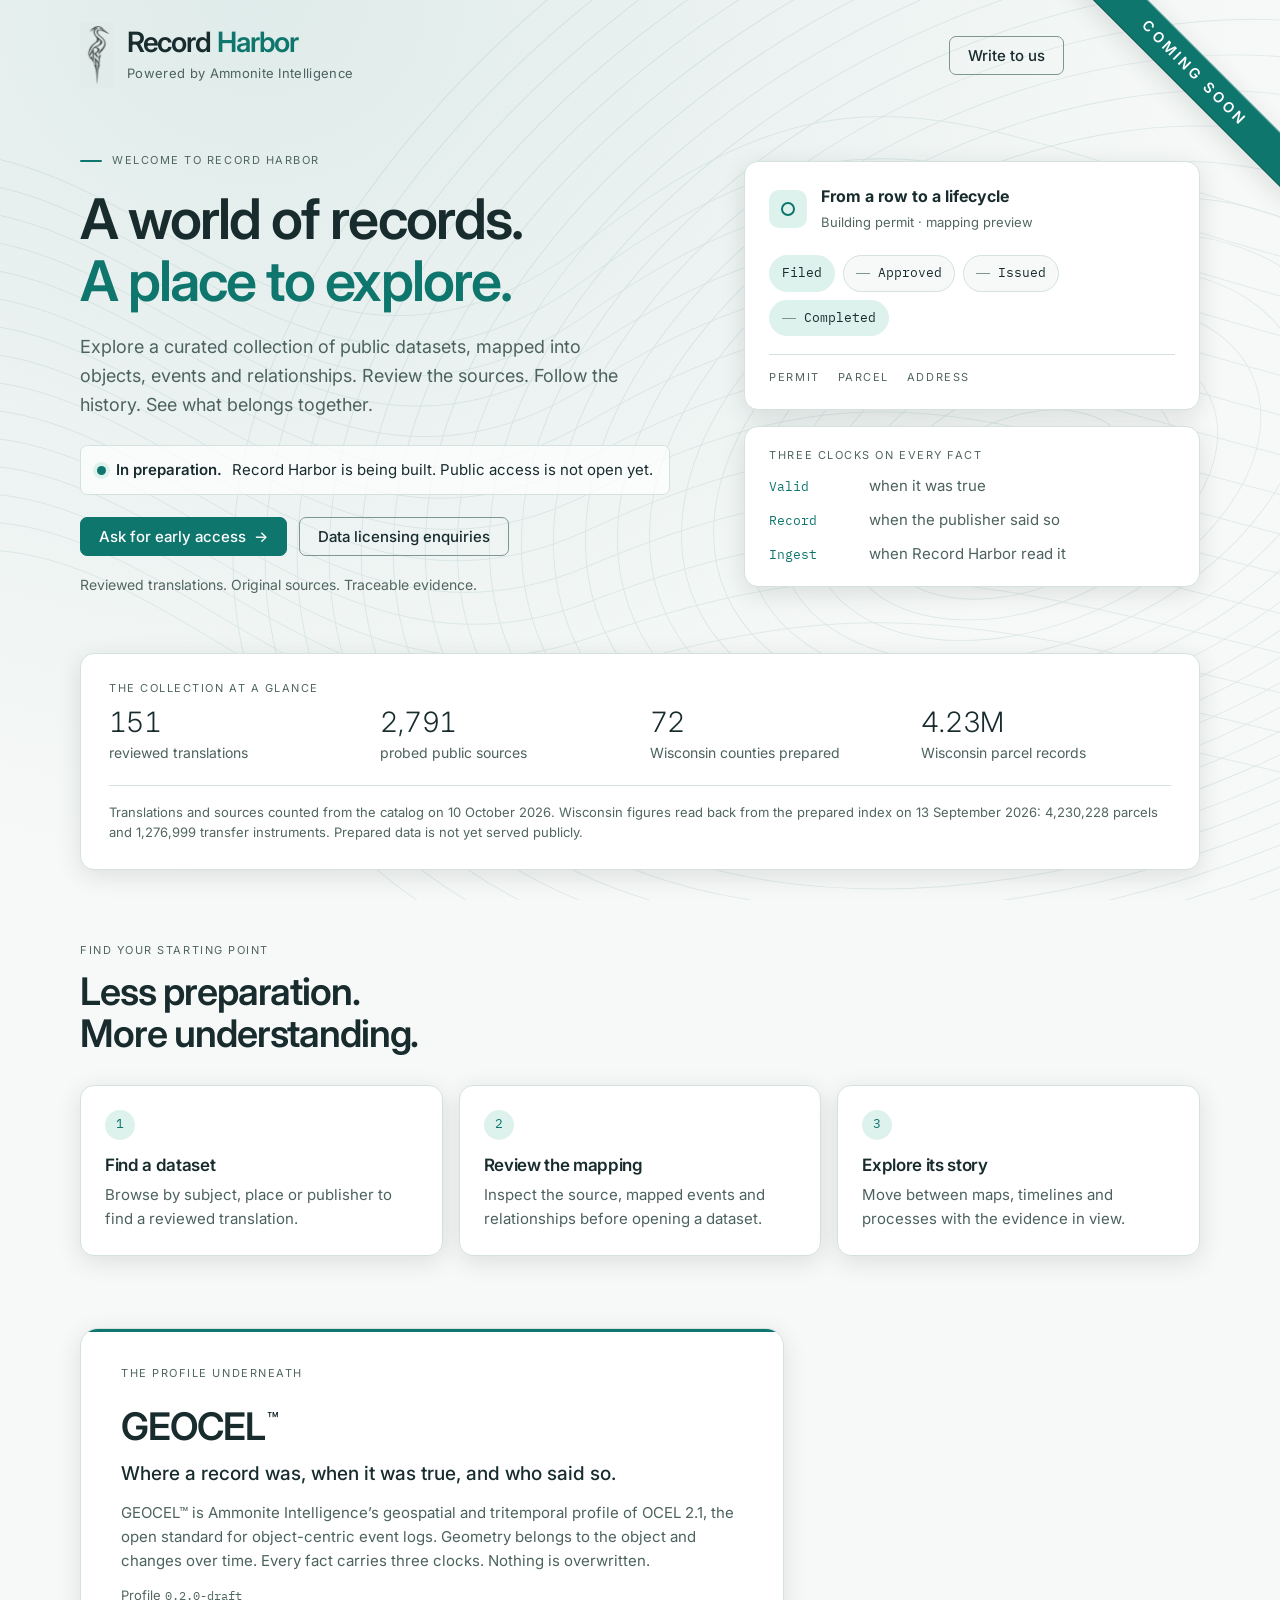
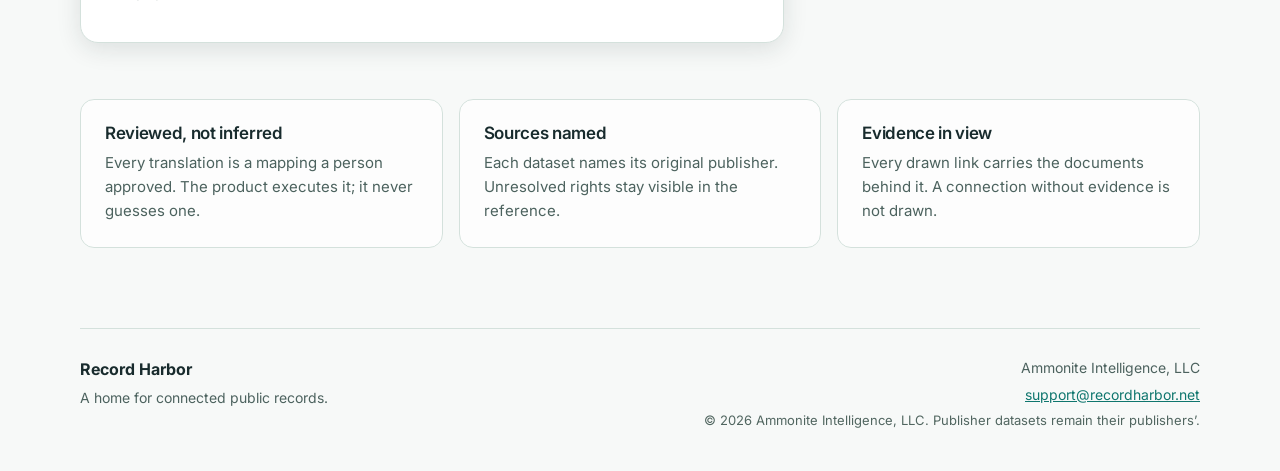
<file: index.html>
<!doctype html>
<html lang="en">
  <head>
    <meta charset="utf-8" />
    <meta name="viewport" content="width=device-width, initial-scale=1" />
    <title>Record Harbor — A world of records. A place to explore.</title>
    <meta
      name="description"
      content="Record Harbor is a curated collection of public datasets, mapped into objects, events and relationships. By Ammonite Intelligence, LLC. Opening soon."
    />
    <meta name="theme-color" content="#102326" />
    <link rel="canonical" href="https://recordharbor.net/" />
    <meta property="og:type" content="website" />
    <meta property="og:site_name" content="Record Harbor" />
    <meta property="og:title" content="Record Harbor — A world of records. A place to explore." />
    <meta
      property="og:description"
      content="A curated collection of public datasets, mapped into objects, events and relationships. Review the sources. Follow the history. See what belongs together."
    />
    <meta property="og:url" content="https://recordharbor.net/" />
    <meta property="og:image" content="https://recordharbor.net/brand/PRN-Heron.png" />
    <meta name="twitter:card" content="summary" />
    <link rel="icon" type="image/png" href="/brand/PRN-Heron.png" />
    <link rel="apple-touch-icon" href="/brand/PRN-Heron.png" />
    <link rel="preconnect" href="https://fonts.googleapis.com" />
    <link rel="preconnect" href="https://fonts.gstatic.com" crossorigin />
    <link
      href="https://fonts.googleapis.com/css2?family=Inter:wght@300;400;500;600&family=IBM+Plex+Mono:wght@400;500&display=swap"
      rel="stylesheet"
    />
    <link rel="stylesheet" href="/landing.css" />
    <script type="application/ld+json">
      {
        "@context": "https://schema.org",
        "@type": "Organization",
        "name": "Record Harbor",
        "legalName": "Ammonite Intelligence, LLC",
        "url": "https://recordharbor.net/",
        "logo": "https://recordharbor.net/brand/PRN-Heron.png",
        "email": "support@recordharbor.net",
        "description": "A curated collection of public datasets, mapped into objects, events and relationships."
      }
    </script>
  </head>
  <body>
    <div class="coming-soon" role="note" aria-label="Coming soon"><span>Coming Soon</span></div>
    <div class="contour-backdrop" aria-hidden="true">
      <svg viewBox="0 0 1600 1000" preserveAspectRatio="xMidYMid slice">
        <g fill="none" stroke="var(--highlight)" stroke-width="1"><ellipse cx="1189" cy="565" rx="44" ry="28" transform="rotate(-24 1200 520)"/><ellipse cx="1198" cy="560" rx="88" ry="56" transform="rotate(-24 1200 520)"/><ellipse cx="1207" cy="555" rx="132" ry="84" transform="rotate(-24 1200 520)"/><ellipse cx="1216" cy="550" rx="176" ry="112" transform="rotate(-24 1200 520)"/><ellipse cx="1225" cy="545" rx="220" ry="140" transform="rotate(-24 1200 520)"/><ellipse cx="1234" cy="540" rx="264" ry="168" transform="rotate(-24 1200 520)"/><ellipse cx="1243" cy="535" rx="308" ry="196" transform="rotate(-24 1200 520)"/><ellipse cx="1252" cy="530" rx="352" ry="224" transform="rotate(-24 1200 520)"/><ellipse cx="1261" cy="525" rx="396" ry="252" transform="rotate(-24 1200 520)"/><ellipse cx="1270" cy="520" rx="440" ry="280" transform="rotate(-24 1200 520)"/><ellipse cx="1279" cy="515" rx="484" ry="308" transform="rotate(-24 1200 520)"/><ellipse cx="1288" cy="510" rx="528" ry="336" transform="rotate(-24 1200 520)"/><ellipse cx="1297" cy="505" rx="572" ry="364" transform="rotate(-24 1200 520)"/><ellipse cx="1306" cy="500" rx="616" ry="392" transform="rotate(-24 1200 520)"/><ellipse cx="1315" cy="495" rx="660" ry="420" transform="rotate(-24 1200 520)"/><ellipse cx="1324" cy="490" rx="704" ry="448" transform="rotate(-24 1200 520)"/><ellipse cx="1333" cy="485" rx="748" ry="476" transform="rotate(-24 1200 520)"/><ellipse cx="1342" cy="480" rx="792" ry="504" transform="rotate(-24 1200 520)"/><ellipse cx="1351" cy="475" rx="836" ry="532" transform="rotate(-24 1200 520)"/><ellipse cx="1360" cy="470" rx="880" ry="560" transform="rotate(-24 1200 520)"/><ellipse cx="1369" cy="465" rx="924" ry="588" transform="rotate(-24 1200 520)"/><ellipse cx="1378" cy="460" rx="968" ry="616" transform="rotate(-24 1200 520)"/><ellipse cx="1387" cy="455" rx="1012" ry="644" transform="rotate(-24 1200 520)"/><ellipse cx="1396" cy="450" rx="1056" ry="672" transform="rotate(-24 1200 520)"/><path d="M-200 275 C160 -70 360 565 740 270 S1200 220 1900 325"/><path d="M-200 310 C160 -40 360 590 740 310 S1200 260 1900 370"/><path d="M-200 345 C160 -10 360 615 740 350 S1200 300 1900 415"/><path d="M-200 380 C160 20 360 640 740 390 S1200 340 1900 460"/><path d="M-200 415 C160 50 360 665 740 430 S1200 380 1900 505"/><path d="M-200 450 C160 80 360 690 740 470 S1200 420 1900 550"/><path d="M-200 485 C160 110 360 715 740 510 S1200 460 1900 595"/><path d="M-200 520 C160 140 360 740 740 550 S1200 500 1900 640"/><path d="M-200 555 C160 170 360 765 740 590 S1200 540 1900 685"/><path d="M-200 590 C160 200 360 790 740 630 S1200 580 1900 730"/><path d="M-200 625 C160 230 360 815 740 670 S1200 620 1900 775"/><path d="M-200 660 C160 260 360 840 740 710 S1200 660 1900 820"/><path d="M-200 695 C160 290 360 865 740 750 S1200 700 1900 865"/><path d="M-200 730 C160 320 360 890 740 790 S1200 740 1900 910"/><path d="M-200 765 C160 350 360 915 740 830 S1200 780 1900 955"/></g>
      </svg>
    </div>

    <header class="site-header page-width">
      <a class="brand" href="/" aria-label="Record Harbor home">
        <img
          class="heron"
          src="/brand/PRN-Heron.png"
          alt=""
          width="1254"
          height="1254"
          draggable="false"
        />
        <span class="wordmark"
          ><strong>Record <span>Harbor</span></strong
          ><small>Powered by Ammonite Intelligence</small></span
        >
      </a>
      <nav class="header-nav" aria-label="Contact">
        <a class="btn ghost" href="mailto:support@recordharbor.net?subject=Record%20Harbor">Write to us</a>
      </nav>
    </header>

    <main id="main">
      <section class="hero page-width" aria-labelledby="hero-heading">
        <div class="hero-copy">
          <p class="kicker"><span></span>Welcome to Record Harbor</p>
          <h1 id="hero-heading">A world of records.<br /><em>A place to explore.</em></h1>
          <p class="lede">
            Explore a curated collection of public datasets, mapped into objects, events and
            relationships. Review the sources. Follow the history. See what belongs together.
          </p>
          <p class="status">
            <span class="status-dot" aria-hidden="true"></span>
            <strong>In preparation.</strong> Record Harbor is being built. Public access is not open
            yet.
          </p>
          <div class="actions">
            <a
              class="btn primary"
              href="mailto:support@recordharbor.net?subject=Record%20Harbor%20early%20access"
              >Ask for early access <span aria-hidden="true">→</span></a
            >
            <a
              class="btn ghost"
              href="mailto:support@recordharbor.net?subject=Record%20Harbor%20data%20licensing"
              >Data licensing enquiries</a
            >
          </div>
          <p class="note">Reviewed translations. Original sources. Traceable evidence.</p>
        </div>

        <div class="hero-visual" aria-label="How a record becomes a lifecycle">
          <div class="trace-card">
            <div class="trace-title">
              <span class="trace-icon" aria-hidden="true"></span>
              <div>
                <strong>From a row to a lifecycle</strong>
                <small>Building permit · mapping preview</small>
              </div>
            </div>
            <ol class="trace-steps">
              <li>Filed</li>
              <li>Approved</li>
              <li>Issued</li>
              <li>Completed</li>
            </ol>
            <div class="trace-foot">
              <span>Permit</span><span>Parcel</span><span>Address</span>
            </div>
          </div>
          <div class="clock-card">
            <p class="section-label">Three clocks on every fact</p>
            <dl>
              <div><dt>Valid</dt><dd>when it was true</dd></div>
              <div><dt>Record</dt><dd>when the publisher said so</dd></div>
              <div><dt>Ingest</dt><dd>when Record Harbor read it</dd></div>
            </dl>
          </div>
        </div>
      </section>

      <section class="stats page-width" aria-label="The collection at a glance">
        <p class="section-label">The collection at a glance</p>
        <ul class="stat-row">
          <li>
            <strong class="stat-value">151</strong>
            <span>reviewed translations</span>
          </li>
          <li>
            <strong class="stat-value">2,791</strong>
            <span>probed public sources</span>
          </li>
          <li>
            <strong class="stat-value">72</strong>
            <span>Wisconsin counties prepared</span>
          </li>
          <li>
            <strong class="stat-value">4.23M</strong>
            <span>Wisconsin parcel records</span>
          </li>
        </ul>
        <p class="measured">
          Translations and sources counted from the catalog on 10 October 2026. Wisconsin figures
          read back from the prepared index on 13 September 2026: 4,230,228 parcels and 1,276,999
          transfer instruments. Prepared data is not yet served publicly.
        </p>
      </section>

      <section class="steps page-width" aria-labelledby="steps-heading">
        <div class="section-head">
          <p class="section-label">Find your starting point</p>
          <h2 id="steps-heading">Less preparation.<br />More understanding.</h2>
        </div>
        <ol class="step-list">
          <li>
            <span class="step-number" aria-hidden="true">1</span>
            <h3>Find a dataset</h3>
            <p>Browse by subject, place or publisher to find a reviewed translation.</p>
          </li>
          <li>
            <span class="step-number" aria-hidden="true">2</span>
            <h3>Review the mapping</h3>
            <p>Inspect the source, mapped events and relationships before opening a dataset.</p>
          </li>
          <li>
            <span class="step-number" aria-hidden="true">3</span>
            <h3>Explore its story</h3>
            <p>Move between maps, timelines and processes with the evidence in view.</p>
          </li>
        </ol>
      </section>

      <section class="geocel page-width" aria-labelledby="geocel-heading">
        <div class="geocel-card">
          <p class="section-label">The profile underneath</p>
          <h2 id="geocel-heading">GEOCEL<sup class="tm">™</sup></h2>
          <p class="tagline">Where a record was, when it was true, and who said so.</p>
          <p>
            GEOCEL™ is Ammonite Intelligence’s geospatial and tritemporal profile of OCEL 2.1, the
            open standard for object-centric event logs. Geometry belongs to the object and changes
            over time. Every fact carries three clocks. Nothing is overwritten.
          </p>
          <p class="version">Profile <code>0.2.0-draft</code></p>
        </div>
      </section>

      <section class="promises page-width" aria-labelledby="promises-heading">
        <h2 id="promises-heading" class="sr-only">What Record Harbor keeps to</h2>
        <ul class="promise-list">
          <li>
            <h3>Reviewed, not inferred</h3>
            <p>Every translation is a mapping a person approved. The product executes it; it never guesses one.</p>
          </li>
          <li>
            <h3>Sources named</h3>
            <p>Each dataset names its original publisher. Unresolved rights stay visible in the reference.</p>
          </li>
          <li>
            <h3>Evidence in view</h3>
            <p>Every drawn link carries the documents behind it. A connection without evidence is not drawn.</p>
          </li>
        </ul>
      </section>
    </main>

    <footer class="site-footer page-width">
      <div>
        <strong>Record Harbor</strong>
        <p>A home for connected public records.</p>
      </div>
      <div class="footer-end">
        <span>Ammonite Intelligence, LLC</span>
        <a href="mailto:support@recordharbor.net">support@recordharbor.net</a>
        <small>© 2026 Ammonite Intelligence, LLC. Publisher datasets remain their publishers’.</small>
      </div>
    </footer>
  </body>
</html>
</file>
<file: landing.css>
/* Record Harbor landing page. Deep teal + ink, the tokens of src/styles/tokens.css,
   restated here so the page stands alone with no build step. Dark is the default;
   the light theme follows the visitor's system setting or data-theme="light". */

:root {
  --bg: #102326;
  --bg-elevated: #182b2d;
  --surface: #203638;
  --border: #31494b;
  --border-strong: #557274;
  --text: #eef6f3;
  --text-muted: #b9ceca;
  --text-faint: #a6bfba;
  --accent: #73d6c3;
  --accent-dim: #285b54;
  --highlight: #ddf2ed;
  --landscape: #0c4544;
  --contour-opacity: 0.085;
  --on-accent: #131416;
  --radius: 14px;
  --radius-sm: 7px;
  --radius-lg: 18px;
  --shadow: 0 6px 24px rgba(0, 0, 0, 0.35);
  --font: 'Inter', -apple-system, BlinkMacSystemFont, 'Segoe UI', Roboto, Helvetica, Arial, sans-serif;
  --mono: 'IBM Plex Mono', ui-monospace, SFMono-Regular, 'SF Mono', Menlo, Consolas, monospace;
  color-scheme: dark;
}

@media (prefers-color-scheme: light) {
  :root:not([data-theme='dark']) {
    --bg: #f7f9f8;
    --bg-elevated: #f7f9f8;
    --surface: #ffffff;
    --border: #d4e1dc;
    --border-strong: #7d9690;
    --text: #182b2d;
    --text-muted: #4c625e;
    --text-faint: #516660;
    --accent: #0f766e;
    --accent-dim: #ddf2ed;
    --landscape: #0f625e;
    --contour-opacity: 0.1;
    --on-accent: #ffffff;
    --shadow: 0 6px 24px rgba(24, 43, 45, 0.12);
    color-scheme: light;
  }
}
:root[data-theme='light'] {
  --bg: #f7f9f8;
  --bg-elevated: #f7f9f8;
  --surface: #ffffff;
  --border: #d4e1dc;
  --border-strong: #7d9690;
  --text: #182b2d;
  --text-muted: #4c625e;
  --text-faint: #516660;
  --accent: #0f766e;
  --accent-dim: #ddf2ed;
  --landscape: #0f625e;
  --contour-opacity: 0.1;
  --on-accent: #ffffff;
  --shadow: 0 6px 24px rgba(24, 43, 45, 0.12);
  color-scheme: light;
}

*,
*::before,
*::after {
  box-sizing: border-box;
}
html {
  -webkit-text-size-adjust: 100%;
}
body {
  margin: 0;
  min-height: 100vh;
  background: var(--bg);
  color: var(--text);
  font: 400 0.9375rem/1.6 var(--font);
  -webkit-font-smoothing: antialiased;
}
a {
  color: var(--accent);
}
a:focus-visible,
button:focus-visible {
  outline: 2px solid var(--accent);
  outline-offset: 3px;
  border-radius: var(--radius-sm);
}
h1,
h2,
h3 {
  margin: 0;
  letter-spacing: -0.02em;
  line-height: 1.12;
  font-weight: 600;
}
p {
  margin: 0;
}
code {
  font-family: var(--mono);
  font-size: 0.9em;
}
.sr-only {
  position: absolute;
  width: 1px;
  height: 1px;
  overflow: hidden;
  clip: rect(0 0 0 0);
  white-space: nowrap;
}

/* The fixed, unanimated contour backdrop; framed panels scroll over it. */
.contour-backdrop {
  position: fixed;
  inset: 0;
  pointer-events: none;
  z-index: -1;
  overflow: hidden;
  background:
    radial-gradient(ellipse at 20% 0%, rgb(28 145 130 / 24%), transparent 70%), var(--landscape);
}
.contour-backdrop svg {
  width: 100%;
  height: 100%;
  opacity: var(--contour-opacity);
}
@media (prefers-color-scheme: light) {
  :root:not([data-theme='dark']) .contour-backdrop {
    background:
      radial-gradient(ellipse at 20% 0%, rgb(15 118 110 / 10%), transparent 70%), var(--bg);
  }
  :root:not([data-theme='dark']) .contour-backdrop svg {
    stroke: var(--landscape);
  }
  :root:not([data-theme='dark']) .contour-backdrop g {
    stroke: var(--landscape);
  }
}
:root[data-theme='light'] .contour-backdrop {
  background:
    radial-gradient(ellipse at 20% 0%, rgb(15 118 110 / 10%), transparent 70%), var(--bg);
}
:root[data-theme='light'] .contour-backdrop g {
  stroke: var(--landscape);
}

.page-width {
  width: min(1120px, 100% - 32px);
  margin-inline: auto;
}

/* Header: the heron mark, framed at half its height, beside the wordmark. */
.site-header {
  display: flex;
  align-items: center;
  justify-content: space-between;
  gap: 16px;
  padding: 22px 0 8px;
}
.brand {
  display: flex;
  align-items: center;
  gap: 14px;
  color: inherit;
  text-decoration: none;
}
.heron {
  display: block;
  flex: none;
  height: 4.125rem;
  width: 2.0625rem;
  object-fit: cover;
  object-position: center;
  mix-blend-mode: multiply;
  user-select: none;
}
:root[data-theme='dark'] .heron,
.heron {
  filter: invert(1);
  mix-blend-mode: screen;
}
@media (prefers-color-scheme: light) {
  :root:not([data-theme='dark']) .heron {
    filter: none;
    mix-blend-mode: multiply;
  }
}
:root[data-theme='light'] .heron {
  filter: none;
  mix-blend-mode: multiply;
}
.wordmark strong {
  display: flex;
  gap: 0.25em;
  font-size: 1.75rem;
  font-weight: 600;
  line-height: 1.1;
  letter-spacing: -0.045em;
}
.wordmark strong span {
  color: var(--accent);
}
.wordmark small {
  display: block;
  font-size: 0.8125rem;
  color: var(--text-muted);
  margin-top: 5px;
  letter-spacing: 0.025em;
}

/* Buttons. */
.btn {
  display: inline-flex;
  align-items: center;
  gap: 8px;
  padding: 11px 18px;
  border-radius: var(--radius-sm);
  border: 1px solid var(--border-strong);
  font: 500 0.9375rem/1 var(--font);
  text-decoration: none;
  color: var(--text);
  background: transparent;
  white-space: nowrap;
}
.btn.primary {
  background: var(--accent);
  border-color: var(--accent);
  color: var(--on-accent);
}
.btn.primary:hover {
  filter: brightness(1.06);
}
.btn.ghost:hover {
  border-color: var(--accent);
  color: var(--accent);
}

/* Hero. */
.hero {
  display: grid;
  grid-template-columns: minmax(0, 1.15fr) minmax(0, 0.85fr);
  gap: 48px;
  align-items: center;
  padding: 56px 0 40px;
}
.kicker {
  display: flex;
  align-items: center;
  gap: 10px;
  font-size: 0.6875rem;
  letter-spacing: 0.14em;
  text-transform: uppercase;
  color: var(--text-faint);
}
.kicker span {
  width: 22px;
  height: 2px;
  background: var(--accent);
  border-radius: 1px;
}
.section-label {
  font-size: 0.6875rem;
  letter-spacing: 0.14em;
  text-transform: uppercase;
  color: var(--text-faint);
  margin: 0 0 10px;
}
h1 {
  font-size: clamp(2.125rem, 5.2vw, 3.5rem);
  letter-spacing: -0.035em;
  margin: 18px 0 20px;
}
h1 em {
  font-style: normal;
  color: var(--accent);
}
.lede {
  font-size: 1.125rem;
  line-height: 1.6;
  color: var(--text-muted);
  max-width: 34rem;
}
.status {
  display: flex;
  align-items: center;
  gap: 10px;
  flex-wrap: wrap;
  margin-top: 26px;
  padding: 12px 16px;
  border: 1px solid var(--border);
  border-radius: var(--radius-sm);
  background: color-mix(in srgb, var(--surface) 72%, transparent);
  font-size: 0.9375rem;
  width: fit-content;
  max-width: 100%;
}
.status strong {
  font-weight: 600;
}
.status-dot {
  width: 9px;
  height: 9px;
  border-radius: 50%;
  background: var(--accent);
  box-shadow: 0 0 0 4px var(--accent-dim);
  flex: none;
}
.actions {
  display: flex;
  flex-wrap: wrap;
  gap: 12px;
  margin-top: 22px;
}
.note {
  margin-top: 18px;
  font-size: 0.875rem;
  color: var(--text-faint);
}

/* Hero visual: one mapping preview and the three clocks. */
.hero-visual {
  display: grid;
  gap: 16px;
}
.trace-card,
.clock-card,
.geocel-card,
.step-list li,
.promise-list li,
.stats {
  background: var(--surface);
  border: 1px solid var(--border);
  border-radius: var(--radius);
  box-shadow: var(--shadow);
}
.trace-card {
  padding: 22px 24px;
}
.trace-title {
  display: flex;
  gap: 14px;
  align-items: center;
}
.trace-icon {
  width: 38px;
  height: 38px;
  border-radius: 10px;
  background: var(--accent-dim);
  position: relative;
  flex: none;
}
.trace-icon::after {
  content: '';
  position: absolute;
  inset: 12px;
  border: 2px solid var(--accent);
  border-radius: 50%;
}
.trace-title strong {
  display: block;
  font-size: 1rem;
}
.trace-title small {
  display: block;
  color: var(--text-faint);
  font-size: 0.8125rem;
  margin-top: 2px;
}
.trace-steps {
  list-style: none;
  padding: 0;
  margin: 22px 0 0;
  display: flex;
  align-items: center;
  gap: 8px;
  flex-wrap: wrap;
  font-family: var(--mono);
  font-size: 0.8125rem;
}
.trace-steps li {
  padding: 7px 12px;
  border-radius: 999px;
  background: var(--bg-elevated);
  border: 1px solid var(--border);
}
.trace-steps li:first-child,
.trace-steps li:last-child {
  background: var(--accent-dim);
  border-color: var(--accent-dim);
}
.trace-steps li + li::before {
  content: '';
  display: inline-block;
  width: 14px;
  height: 1px;
  background: var(--border-strong);
  margin-right: 8px;
  vertical-align: middle;
}
.trace-foot {
  display: flex;
  gap: 18px;
  margin-top: 18px;
  padding-top: 14px;
  border-top: 1px solid var(--border);
  font-size: 0.6875rem;
  letter-spacing: 0.14em;
  text-transform: uppercase;
  color: var(--text-faint);
}
.clock-card {
  padding: 20px 24px;
}
.clock-card dl {
  margin: 0;
  display: grid;
  gap: 10px;
}
.clock-card dl div {
  display: grid;
  grid-template-columns: 5.5rem 1fr;
  gap: 12px;
  align-items: baseline;
}
.clock-card dt {
  font-family: var(--mono);
  font-size: 0.8125rem;
  color: var(--accent);
}
.clock-card dd {
  margin: 0;
  color: var(--text-muted);
  font-size: 0.9375rem;
}

/* Stats. */
.stats {
  padding: 26px 28px;
  margin-top: 16px;
}
.stat-row {
  list-style: none;
  padding: 0;
  margin: 0;
  display: grid;
  grid-template-columns: repeat(4, minmax(0, 1fr));
  gap: 20px;
}
.stat-row li {
  display: grid;
  gap: 4px;
}
.stat-value {
  font-weight: 300;
  font-size: 1.75rem;
  font-variant-numeric: tabular-nums;
  letter-spacing: -0.02em;
  line-height: 1.1;
}
.stat-row span {
  font-size: 0.875rem;
  color: var(--text-muted);
}
.measured {
  margin-top: 20px;
  padding-top: 16px;
  border-top: 1px solid var(--border);
  font-size: 0.8125rem;
  color: var(--text-faint);
  line-height: 1.6;
}

/* Steps. */
.steps {
  padding: 72px 0 0;
}
.section-head h2,
.geocel h2 {
  font-size: clamp(1.625rem, 3.4vw, 2.375rem);
  letter-spacing: -0.03em;
}
.step-list {
  list-style: none;
  padding: 0;
  margin: 30px 0 0;
  display: grid;
  grid-template-columns: repeat(3, minmax(0, 1fr));
  gap: 16px;
}
.step-list li {
  padding: 24px;
}
.step-number {
  display: inline-grid;
  place-items: center;
  width: 30px;
  height: 30px;
  border-radius: 50%;
  background: var(--accent-dim);
  color: var(--accent);
  font-family: var(--mono);
  font-size: 0.8125rem;
  margin-bottom: 16px;
}
.step-list h3,
.promise-list h3 {
  font-size: 1.0625rem;
  margin-bottom: 8px;
}
.step-list p,
.promise-list p {
  color: var(--text-muted);
  font-size: 0.9375rem;
}

/* GEOCEL. */
.geocel {
  padding-top: 72px;
}
.geocel-card {
  padding: 36px 40px;
  border-radius: var(--radius-lg);
  display: grid;
  gap: 12px;
  max-width: 44rem;
  position: relative;
  overflow: hidden;
}
.geocel-card::before {
  content: '';
  position: absolute;
  inset: 0 0 auto 0;
  height: 3px;
  background: var(--accent);
}
.geocel .tagline {
  font-size: 1.1875rem;
  color: var(--text);
  font-weight: 500;
}
.geocel-card > p:not(.tagline):not(.section-label):not(.version) {
  color: var(--text-muted);
}
.version {
  font-size: 0.8125rem;
  color: var(--text-faint);
}

/* Promises. */
.promises {
  padding-top: 56px;
}
.promise-list {
  list-style: none;
  padding: 0;
  margin: 0;
  display: grid;
  grid-template-columns: repeat(3, minmax(0, 1fr));
  gap: 16px;
}
.promise-list li {
  padding: 24px;
  box-shadow: none;
  background: color-mix(in srgb, var(--surface) 70%, transparent);
}

/* Footer. */
.site-footer {
  display: flex;
  justify-content: space-between;
  gap: 24px;
  flex-wrap: wrap;
  margin-top: 80px;
  padding: 28px 0 40px;
  border-top: 1px solid var(--border);
  font-size: 0.875rem;
  color: var(--text-muted);
}
.site-footer strong {
  color: var(--text);
  font-size: 1rem;
}
.site-footer p {
  margin-top: 4px;
}
.footer-end {
  display: grid;
  gap: 4px;
  text-align: right;
}
.footer-end small {
  color: var(--text-faint);
  font-size: 0.8125rem;
}

@media (max-width: 900px) {
  .hero {
    grid-template-columns: 1fr;
    gap: 32px;
    padding-top: 40px;
  }
  .stat-row,
  .step-list,
  .promise-list {
    grid-template-columns: repeat(2, minmax(0, 1fr));
  }
  .footer-end {
    text-align: left;
  }
}
@media (max-width: 560px) {
  .page-width {
    width: calc(100% - 32px);
  }
  .site-header {
    flex-wrap: wrap;
  }
  .wordmark strong {
    font-size: 1.5rem;
  }
  .wordmark small {
    max-width: 22ch;
  }
  .stat-row,
  .step-list,
  .promise-list {
    grid-template-columns: 1fr;
  }
  .actions .btn {
    width: 100%;
    justify-content: center;
  }
  .geocel-card {
    padding: 28px 22px;
  }
  .clock-card dl div {
    grid-template-columns: 4.5rem 1fr;
  }
}
@media (prefers-reduced-motion: reduce) {
  * {
    transition: none !important;
  }
}

/* "Coming Soon" sash draped across the top-right corner. Fixed so it stays in view;
   pointer-events off so it never blocks the header button beneath it. */
.coming-soon {
  position: fixed;
  top: 0;
  right: 0;
  width: 15rem;
  height: 15rem;
  overflow: hidden;
  pointer-events: none;
  z-index: 50;
}
.coming-soon span {
  position: absolute;
  top: 3.4rem;
  right: -4.6rem;
  width: 20rem;
  padding: 0.7rem 0;
  transform: rotate(45deg);
  background: var(--accent);
  color: var(--on-accent);
  font: 600 0.9rem/1 var(--font);
  letter-spacing: 0.22em;
  text-align: center;
  text-transform: uppercase;
  box-shadow: var(--shadow);
  border-top: 1px solid rgba(255, 255, 255, 0.35);
  border-bottom: 1px solid rgba(0, 0, 0, 0.25);
}
.header-nav {
  margin-right: 8.5rem;
}
@media (max-width: 640px) {
  .header-nav {
    margin-right: 3.5rem;
  }
  .coming-soon {
    width: 9.5rem;
    height: 9.5rem;
  }
  .coming-soon span {
    top: 2rem;
    right: -3.6rem;
    width: 14rem;
    padding: 0.5rem 0;
    font-size: 0.72rem;
  }
}

/* Trademark mark on GEOCEL: small and raised so the heading keeps its weight. */
.tm {
  font-size: 0.5em;
  font-weight: 500;
  vertical-align: super;
  margin-left: 0.08em;
  line-height: 0;
}
</file>
